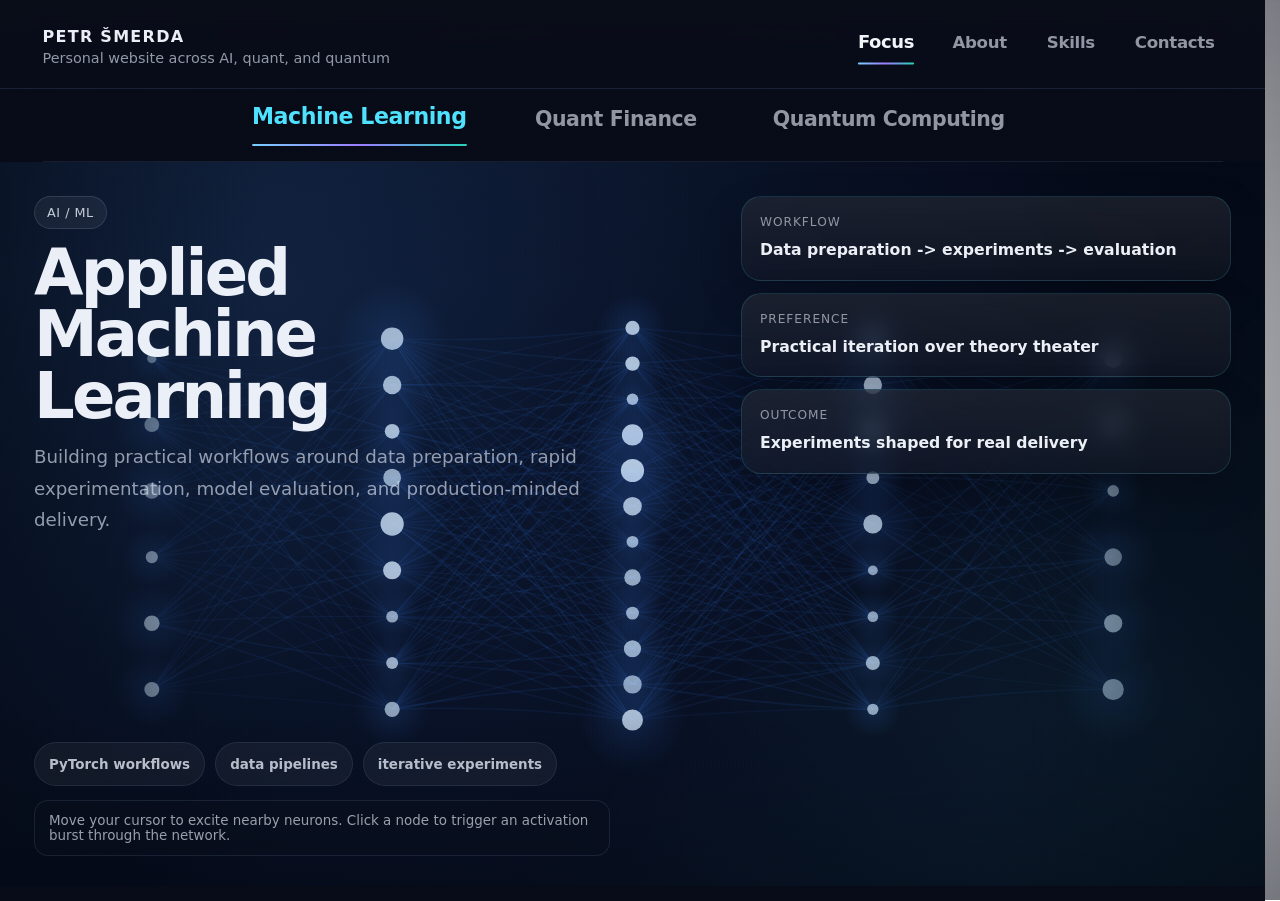
<file: index.html>
<!DOCTYPE html>
<html lang="en">
  <head>
    <meta charset="UTF-8" />
    <meta name="viewport" content="width=device-width, initial-scale=1.0" />
    <meta
      name="description"
      content="Personal portfolio website for Petr Šmerda, focused on AI/ML, quantum computing, and quantitative finance."
    />
    <title>Petr Šmerda | Portfolio</title>
    <link rel="stylesheet" href="style.css" />
    <script src="focus-scenes.js" defer></script>
    <script src="script.js" defer></script>
  </head>
  <body>
    <div class="page-shell">
      <header class="site-header">
        <div class="container">
          <nav class="navbar" aria-label="Primary">
            <a class="brand" href="#focus/ml" data-view-link="focus">
              <span class="brand-title">Petr Šmerda</span>
              <span class="brand-sub">Personal website across AI, quant, and quantum</span>
            </a>

            <button
              class="nav-toggle"
              type="button"
              aria-expanded="false"
              aria-controls="site-menu"
              aria-label="Toggle navigation"
            >
              <span></span>
              <span></span>
            </button>

            <div class="nav-menu" id="site-menu">
              <a href="#focus/ml" data-view-link="focus">Focus</a>
              <a href="#about" data-view-link="about">About</a>
              <a href="#skills" data-view-link="skills">Skills</a>
              <a href="#contacts" data-view-link="contacts">Contacts</a>
            </div>
          </nav>
        </div>
      </header>

      <main class="view-shell">
        <section class="view view-focus is-active" id="focus" data-view="focus">
          <div class="focus-tabs-wrap">
            <div class="container">
              <div
                class="focus-tabs"
                role="tablist"
                aria-label="Focus disciplines"
              >
                <button
                  class="focus-tab is-active"
                  type="button"
                  role="tab"
                  id="focus-tab-ml"
                  aria-selected="true"
                  aria-controls="focus-panel-ml"
                  data-focus-tab="ml"
                  aria-label="Machine Learning"
                >
                  Machine Learning
                </button>
                <button
                  class="focus-tab"
                  type="button"
                  role="tab"
                  id="focus-tab-quant"
                  aria-selected="false"
                  aria-controls="focus-panel-quant"
                  data-focus-tab="quant"
                  aria-label="Quant Finance"
                >
                  Quant Finance
                </button>
                <button
                  class="focus-tab"
                  type="button"
                  role="tab"
                  id="focus-tab-quantum"
                  aria-selected="false"
                  aria-controls="focus-panel-quantum"
                  data-focus-tab="quantum"
                  aria-label="Quantum Computing"
                >
                  Quantum Computing
                </button>
              </div>
            </div>
          </div>

          <div class="focus-stage">
            <article
              class="focus-scene focus-scene-ml is-active"
              id="focus-panel-ml"
              data-focus-panel="ml"
              role="tabpanel"
              aria-labelledby="focus-tab-ml"
            >
              <canvas
                class="scene-canvas"
                id="focus-canvas-ml"
                aria-hidden="true"
              ></canvas>

              <div class="scene-overlay">
                <div class="scene-hero">
                  <div class="scene-top">
                    <div class="scene-tag">AI / ML</div>
                    <h1 class="scene-title">Applied Machine Learning</h1>
                    <p class="scene-desc">
                      Building practical workflows around data preparation,
                      rapid experimentation, model evaluation, and
                      production-minded delivery.
                    </p>
                  </div>

                  <div class="scene-metrics" aria-label="Machine learning focus summary">
                    <article class="scene-stat">
                      <span class="scene-stat-label">Workflow</span>
                      <strong>Data preparation -> experiments -> evaluation</strong>
                    </article>
                    <article class="scene-stat">
                      <span class="scene-stat-label">Preference</span>
                      <strong>Practical iteration over theory theater</strong>
                    </article>
                    <article class="scene-stat">
                      <span class="scene-stat-label">Outcome</span>
                      <strong>Experiments shaped for real delivery</strong>
                    </article>
                  </div>
                </div>

                <div class="scene-bottom">
                  <div class="pill-row">
                    <span class="pill">PyTorch workflows</span>
                    <span class="pill">data pipelines</span>
                    <span class="pill">iterative experiments</span>
                  </div>
                  <div class="hint">
                    Move your cursor to excite nearby neurons. Click a node to
                    trigger an activation burst through the network.
                  </div>
                </div>
              </div>
            </article>

            <article
              class="focus-scene focus-scene-quant"
              id="focus-panel-quant"
              data-focus-panel="quant"
              role="tabpanel"
              aria-labelledby="focus-tab-quant"
              hidden
            >
              <canvas
                class="scene-canvas"
                id="focus-canvas-quant"
                aria-hidden="true"
              ></canvas>

              <div class="scene-overlay">
                <div class="scene-hero">
                  <div class="scene-top">
                    <div class="scene-tag">Quant Finance</div>
                    <h1 class="scene-title">Quantitative Finance Research</h1>
                    <p class="scene-desc">
                      Exploring market behavior, signal design, and structured
                      decision-making through synthetic price action and
                      market-facing analysis.
                    </p>
                  </div>

                  <div class="scene-metrics" aria-label="Quant focus summary">
                    <article class="scene-stat">
                      <span class="scene-stat-label">Lens</span>
                      <strong>Market structure, regimes, and signal behavior</strong>
                    </article>
                    <article class="scene-stat">
                      <span class="scene-stat-label">Preference</span>
                      <strong>Hypotheses with explicit validation rules</strong>
                    </article>
                    <article class="scene-stat">
                      <span class="scene-stat-label">Outcome</span>
                      <strong>Backtests built around disciplined assumptions</strong>
                    </article>
                  </div>
                </div>

                <div class="scene-bottom">
                  <div class="pill-row">
                    <span class="pill">signal research</span>
                    <span class="pill">market structure</span>
                    <span class="pill">backtesting logic</span>
                  </div>
                  <div class="hint">
                    Hover a candle to highlight its full column and inspect
                    OHLC plus daily return.
                  </div>
                </div>
              </div>
            </article>

            <article
              class="focus-scene focus-scene-quantum"
              id="focus-panel-quantum"
              data-focus-panel="quantum"
              role="tabpanel"
              aria-labelledby="focus-tab-quantum"
              hidden
            >
              <canvas
                class="scene-canvas"
                id="focus-canvas-quantum"
                aria-hidden="true"
              ></canvas>

              <div class="scene-overlay">
                <div class="scene-hero">
                  <div class="scene-top">
                    <div class="scene-tag">Quantum Computing</div>
                    <h1 class="scene-title">Quantum Computing and Algorithms</h1>
                    <p class="scene-desc">
                      Following hybrid models, algorithmic ideas, and the
                      practical potential of quantum systems with a strong focus
                      on emerging applications.
                    </p>
                  </div>

                  <div class="scene-metrics" aria-label="Quantum focus summary">
                    <article class="scene-stat">
                      <span class="scene-stat-label">Lens</span>
                      <strong>Algorithms, noise, and hybrid workflows</strong>
                    </article>
                    <article class="scene-stat">
                      <span class="scene-stat-label">Preference</span>
                      <strong>Exploration grounded in practical applications</strong>
                    </article>
                    <article class="scene-stat">
                      <span class="scene-stat-label">Outcome</span>
                      <strong>Theory translated into tangible experiments</strong>
                    </article>
                  </div>
                </div>

                <div class="scene-bottom">
                  <div class="pill-row">
                    <span class="pill">quantum algorithms</span>
                    <span class="pill">hybrid systems</span>
                    <span class="pill">applied curiosity</span>
                  </div>
                  <div class="hint">
                    Move across the field to bend links. Click to trigger a
                    quantum excitation burst.
                  </div>
                </div>
              </div>
            </article>
          </div>
        </section>

        <section class="view" id="about" data-view="about" hidden>
          <div class="container view-body">
            <div class="view-intro">
              <p class="view-label">About</p>
              <h2 class="view-title">Curious by default, technical by practice.</h2>
              <p class="view-lead">
                I work with an implementation-first mindset across AI/ML, with
                strong interest in quantum computing and quantitative finance.
              </p>
            </div>

            <div class="about-layout">
              <div class="surface about-copy">
                <p>
                  My work is driven by structured problem solving, algorithmic
                  thinking, and a preference for turning hard ideas into clear
                  systems.
                </p>
                <p>
                  I care about technical practical output.
                </p>

                <div class="view-actions">
                  <a class="button button-primary" href="files/CV.pdf" download>
                    Download CV
                  </a>
                  <a
                    class="button button-secondary"
                    href="https://github.com/smerdikus"
                    target="_blank"
                    rel="noreferrer"
                  >
                    GitHub
                  </a>
                  <a
                    class="button button-secondary"
                    href="https://www.linkedin.com/in/petr-%C5%A1merda-549807317/"
                    target="_blank"
                    rel="noreferrer"
                  >
                    LinkedIn
                  </a>
                </div>
              </div>

              <div class="about-highlights">
                <article class="surface detail-tile">
                  <span class="detail-label">Approach</span>
                  <strong>Analytical and implementation-focused</strong>
                </article>
                <article class="surface detail-tile">
                  <span class="detail-label">Interests</span>
                  <strong>AI/ML, quantum computing, trading systems</strong>
                </article>
                <article class="surface detail-tile">
                  <span class="detail-label">Mindset</span>
                  <strong>Build clearly, iterate quickly, improve constantly</strong>
                </article>
              </div>
            </div>
          </div>
        </section>

        <section class="view" id="skills" data-view="skills" hidden>
          <div class="container view-body">
            <div class="view-intro">
              <p class="view-label">Skills</p>
              <h2 class="view-title">
                Technical strengths across software, data, and research.
              </h2>
            </div>

            <div class="skills-layout">
              <article class="surface skill-panel">
                <h3>Programming Languages</h3>
                <div class="chip-row">
                  <span class="chip">C++</span>
                  <span class="chip">Python</span>
                  <span class="chip">Julia</span>
                  <span class="chip">PHP</span>
                  <span class="chip">SQL</span>
                  <span class="chip">JavaScript</span>
                </div>
              </article>

              <article class="surface skill-panel">
                <h3>Python / Data Science</h3>
                <div class="chip-row">
                  <span class="chip chip-blue">pandas</span>
                  <span class="chip chip-blue">NumPy</span>
                  <span class="chip chip-blue">scikit-learn</span>
                  <span class="chip chip-blue">PyTorch</span>
                  <span class="chip chip-blue">Jupyter</span>
                </div>
              </article>

              <article class="surface skill-panel">
                <h3>Creative Coding / Graphics</h3>
                <div class="chip-row">
                  <span class="chip chip-violet">p5.js</span>
                  <span class="chip chip-violet">SFML</span>
                </div>
              </article>

              <article class="surface skill-panel">
                <h3>Tools / Platforms</h3>
                <div class="chip-row">
                  <span class="chip chip-green">Unix</span>
                  <span class="chip chip-green">Git</span>
                  <span class="chip chip-green">AWS</span>
                  <span class="chip chip-green">LaTeX</span>
                </div>
              </article>

              <article class="surface skill-panel skill-panel-wide">
                <h3>Other Skills</h3>
                <div class="chip-row">
                  <span class="chip">Machine learning</span>
                  <span class="chip">Data analysis</span>
                  <span class="chip">Algorithm design</span>
                  <span class="chip">Problem solving</span>
                  <span class="chip">Cloud deployment</span>
                  <span class="chip">Quantum computing</span>
                  <span class="chip">Quantum algorithms</span>
                </div>
              </article>
            </div>
          </div>
        </section>

        <section class="view" id="contacts" data-view="contacts" hidden>
          <div class="container view-body">
            <div class="view-intro">
              <p class="view-label">Contacts</p>
              <h2 class="view-title">Direct ways to reach me.</h2>
            </div>

            <div class="contact-layout">
              <a class="surface contact-card" href="mailto:smerdikus@gmail.com">
                <span class="detail-label">Email</span>
                <strong>smerdikus@gmail.com</strong>
              </a>

              <a
                class="surface contact-card"
                href="https://github.com/smerdikus"
                target="_blank"
                rel="noreferrer"
              >
                <span class="detail-label">GitHub</span>
                <strong>github.com/smerdikus</strong>
              </a>

              <a
                class="surface contact-card"
                href="https://www.linkedin.com/in/petr-%C5%A1merda-549807317/"
                target="_blank"
                rel="noreferrer"
              >
                <span class="detail-label">LinkedIn</span>
                <strong>Petr Šmerda</strong>
              </a>
            </div>
          </div>
        </section>
      </main>
    </div>
  </body>
</html>
</file>
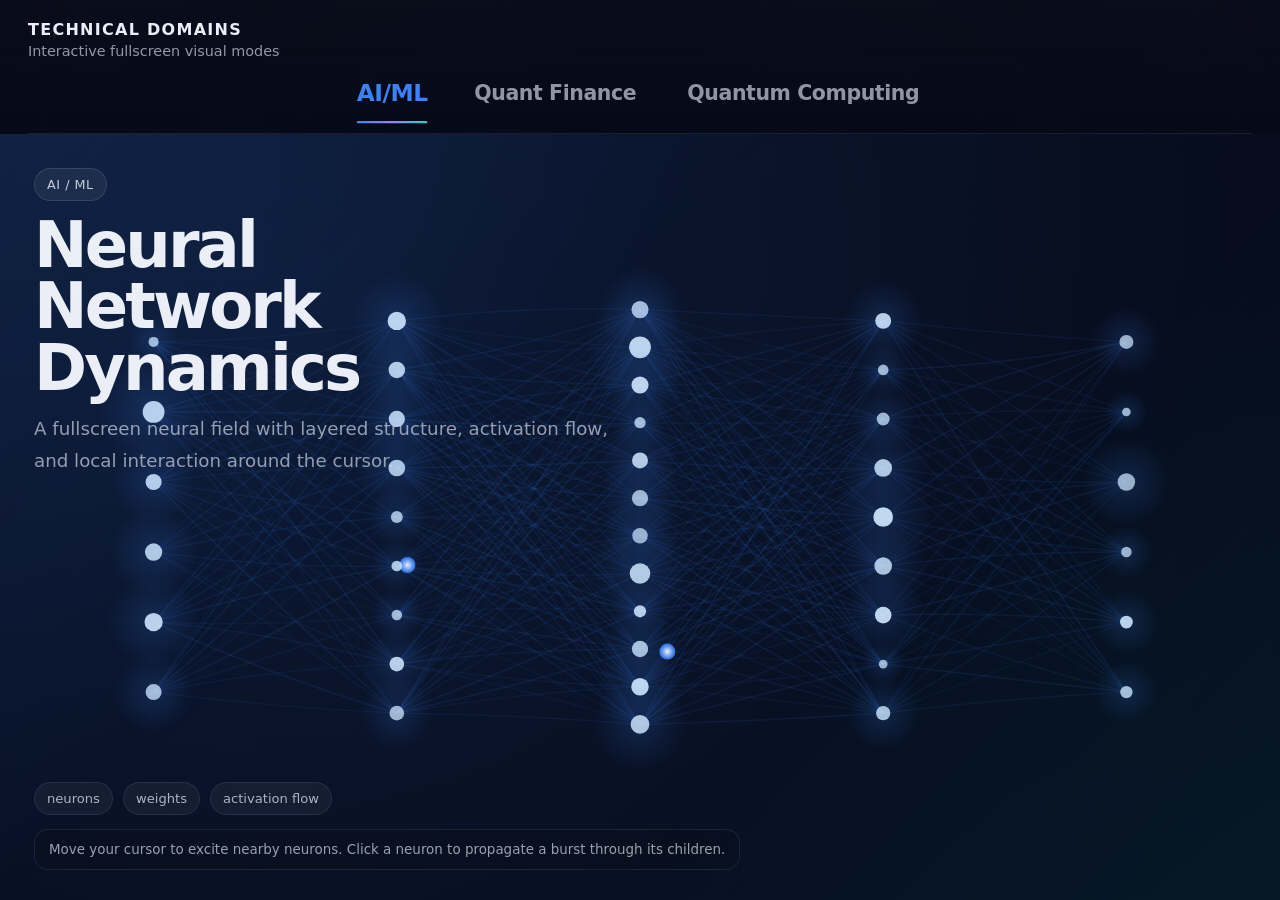
<file: focus_sections_example.html>
<!DOCTYPE html>
<html lang="en">
<head>
  <meta charset="UTF-8" />
  <meta name="viewport" content="width=device-width, initial-scale=1.0" />
  <title>AI / Quant / Quantum Experience</title>
  <style>
    * { box-sizing: border-box; }

    :root {
      --bg: #050816;
      --text: rgba(245, 248, 255, 0.96);
      --muted: rgba(212, 220, 235, 0.68);
      --border: rgba(150, 180, 255, 0.14);
      --glass: rgba(8, 12, 24, 0.58);
      --glass-strong: rgba(8, 12, 24, 0.82);
      --shadow: 0 20px 80px rgba(0, 0, 0, 0.38);
      --ai: #3B82F6;
      --quant: #10B981;
      --qc: #8B5CF6;
      --accent: #78cfff;
      --accent-2: #9b7dff;
      --accent-3: #27d3b8;
    }

    html, body {
      margin: 0;
      width: 100%;
      min-height: 100%;
      background:
        radial-gradient(circle at 15% 20%, rgba(48, 87, 152, 0.18), transparent 0 28%),
        radial-gradient(circle at 85% 10%, rgba(110, 61, 189, 0.14), transparent 0 24%),
        radial-gradient(circle at 75% 80%, rgba(23, 168, 142, 0.12), transparent 0 26%),
        linear-gradient(180deg, #050816 0%, #070d1c 52%, #08101f 100%);
      color: var(--text);
      font-family: Inter, ui-sans-serif, system-ui, -apple-system, BlinkMacSystemFont, "Segoe UI", sans-serif;
      overflow: hidden;
    }

    body::before {
      content: "";
      position: fixed;
      inset: 0;
      pointer-events: none;
      background:
        linear-gradient(to bottom, rgba(255,255,255,0.02), transparent 18%),
        radial-gradient(circle at center, transparent 0%, rgba(5, 8, 22, 0.18) 68%, rgba(5, 8, 22, 0.42) 100%);
      z-index: 0;
    }

    .app {
      position: relative;
      z-index: 1;
      min-height: 100vh;
      display: flex;
      flex-direction: column;
    }

    .topbar {
      position: relative;
      z-index: 10;
      display: flex;
      justify-content: space-between;
      align-items: center;
      gap: 16px;
      padding: 20px 28px 10px;
    }

    .brand {
      display: flex;
      flex-direction: column;
      gap: 4px;
    }

    .brand-title {
      font-size: 1rem;
      font-weight: 700;
      letter-spacing: 0.08em;
      text-transform: uppercase;
    }

    .brand-sub {
      color: var(--muted);
      font-size: 0.9rem;
    }

    .nav-wrap {
      position: relative;
      z-index: 10;
      display: flex;
      justify-content: center;
      padding: 4px 28px 0;
    }

    .nav {
      display: flex;
      align-items: end;
      justify-content: center;
      gap: clamp(18px, 4vw, 56px);
      width: 100%;
      padding: 0 8px 14px;
      border-bottom: 1px solid rgba(160, 185, 255, 0.12);
    }

    .tab {
      position: relative;
      appearance: none;
      border: none;
      background: transparent;
      color: rgba(230, 236, 248, 0.62);
      font: inherit;
      font-size: clamp(1rem, 1.7vw, 1.28rem);
      font-weight: 600;
      letter-spacing: -0.02em;
      padding: 8px 0 14px;
      cursor: pointer;
      transition: color 180ms ease, transform 180ms ease, opacity 180ms ease;
    }

    .tab:hover {
      color: rgba(244, 247, 255, 0.9);
      transform: translateY(-1px);
    }

    .tab.active {
      color: rgba(247, 250, 255, 0.98);
      transform: scale(1.14);
    }

    .tab::after {
      content: "";
      position: absolute;
      left: 0;
      right: 0;
      bottom: -1px;
      height: 2px;
      border-radius: 999px;
      background: linear-gradient(90deg, var(--accent), var(--accent-2), var(--accent-3));
      opacity: 0;
      transform: scaleX(0.35);
      transform-origin: center;
      transition: opacity 180ms ease, transform 180ms ease;
    }

    .tab.active::after {
      opacity: 1;
      transform: scaleX(1);
    }

    .stage {
      position: relative;
      flex: 1;
      min-height: 0;
    }

    .scene-panel {
      position: absolute;
      inset: 0;
      opacity: 0;
      pointer-events: none;
      transition: opacity 340ms ease;
      overflow: hidden;
    }

    .scene-panel::before {
      content: "";
      position: absolute;
      inset: -12%;
      z-index: 0;
      pointer-events: none;
      filter: blur(18px);
      opacity: 1;
    }

    .scene-panel::after {
      content: "";
      position: absolute;
      inset: 0;
      z-index: 2;
      pointer-events: none;
      opacity: 0.95;
    }

    #scene-ai {
      background:
        linear-gradient(180deg, rgba(6, 10, 24, 0.98), rgba(5, 9, 22, 0.98));
    }

    #scene-ai::before {
      background:
        radial-gradient(circle at 88% 10%, rgba(59, 130, 246, 0.42), transparent 0 34%),
        radial-gradient(circle at 12% 88%, rgba(34, 211, 238, 0.28), transparent 0 30%);
    }

    #scene-ai::after {
      background:
        linear-gradient(135deg, rgba(59, 130, 246, 0.1), transparent 40%),
        linear-gradient(315deg, rgba(34, 211, 238, 0.08), transparent 36%);
    }

    #scene-quant {
      background:
        linear-gradient(180deg, rgba(5, 12, 14, 0.985), rgba(5, 10, 12, 0.99));
    }

    #scene-quant::before {
      background:
        radial-gradient(circle at 86% 14%, rgba(16, 185, 129, 0.38), transparent 0 34%),
        radial-gradient(circle at 14% 86%, rgba(45, 212, 191, 0.24), transparent 0 30%);
    }

    #scene-quant::after {
      background:
        linear-gradient(145deg, rgba(16, 185, 129, 0.09), transparent 40%),
        linear-gradient(320deg, rgba(45, 212, 191, 0.07), transparent 36%);
    }

    #scene-qc {
      background:
        linear-gradient(180deg, rgba(9, 7, 24, 0.985), rgba(7, 6, 20, 0.99));
    }

    #scene-qc::before {
      background:
        radial-gradient(circle at 88% 12%, rgba(139, 92, 246, 0.42), transparent 0 34%),
        radial-gradient(circle at 12% 88%, rgba(217, 70, 239, 0.28), transparent 0 30%);
    }

    #scene-qc::after {
      background:
        linear-gradient(140deg, rgba(139, 92, 246, 0.1), transparent 40%),
        linear-gradient(320deg, rgba(217, 70, 239, 0.08), transparent 36%);
    }

    .scene-panel.active {
      opacity: 1;
      pointer-events: auto;
    }

    canvas.scene {
      position: absolute;
      inset: 0;
      width: 100%;
      height: 100%;
      display: block;
      z-index: 1;
      background: transparent;
    }

    .scene-overlay {
      position: absolute;
      inset: 0;
      z-index: 3;
      display: flex;
      flex-direction: column;
      justify-content: space-between;
      padding: 34px 34px 30px;
      pointer-events: none;
    }

    .scene-top,
    .scene-bottom {
      display: flex;
      flex-direction: column;
      gap: 14px;
      max-width: min(760px, 72vw);
    }

    .tag {
      width: fit-content;
      padding: 8px 12px;
      border-radius: 999px;
      background: rgba(255,255,255,0.06);
      border: 1px solid rgba(190, 210, 255, 0.14);
      color: rgba(234, 240, 252, 0.82);
      font-size: 0.8rem;
      letter-spacing: 0.04em;
      text-transform: uppercase;
      backdrop-filter: blur(8px);
    }

    .scene-title {
      margin: 0;
      font-size: clamp(2.2rem, 5vw, 5rem);
      line-height: 0.96;
      letter-spacing: -0.045em;
      max-width: 11ch;
    }

    .scene-desc {
      margin: 0;
      font-size: clamp(1rem, 1.5vw, 1.14rem);
      line-height: 1.72;
      color: var(--muted);
      max-width: 50ch;
    }

    .pill-row {
      display: flex;
      gap: 10px;
      flex-wrap: wrap;
    }

    .pill {
      padding: 8px 12px;
      border-radius: 999px;
      background: rgba(255,255,255,0.05);
      border: 1px solid rgba(175, 200, 255, 0.1);
      color: rgba(231, 237, 248, 0.72);
      font-size: 0.82rem;
      backdrop-filter: blur(8px);
    }

    .hint {
      width: fit-content;
      padding: 12px 14px;
      border-radius: 14px;
      background: rgba(10, 16, 30, 0.52);
      border: 1px solid rgba(180, 205, 255, 0.11);
      color: rgba(230, 236, 246, 0.66);
      font-size: 0.84rem;
      backdrop-filter: blur(10px);
    }

    @media (max-width: 820px) {
      .topbar {
        padding: 16px 16px 8px;
      }

      .nav-wrap {
        padding: 4px 16px 0;
      }

      .nav {
        gap: 16px;
        justify-content: flex-start;
        overflow-x: auto;
        scrollbar-width: none;
      }

      .nav::-webkit-scrollbar {
        display: none;
      }

      .tab {
        white-space: nowrap;
      }

      .scene-overlay {
        padding: 24px 16px 20px;
      }

      .scene-top,
      .scene-bottom {
        max-width: 100%;
      }

      .scene-title {
        max-width: 12ch;
      }
    }
  </style>
</head>
<body>
  <main class="app">
    <header class="topbar">
      <div class="brand">
        <div class="brand-title">Technical Domains</div>
        <div class="brand-sub">Interactive fullscreen visual modes</div>
      </div>
    </header>

    <div class="nav-wrap">
      <nav class="nav" aria-label="Visualization modes">
        <button class="tab active" data-target="ai">AI/ML</button>
        <button class="tab" data-target="quant">Quant Finance</button>
        <button class="tab" data-target="qc">Quantum Computing</button>
      </nav>
    </div>

    <section class="stage">
      <section class="scene-panel active" id="scene-ai">
        <canvas id="canvas-ai" class="scene"></canvas>
        <div class="scene-overlay">
          <div class="scene-top">
            <div class="tag">AI / ML</div>
            <h1 class="scene-title">Neural Network Dynamics</h1>
            <p class="scene-desc">A fullscreen neural field with layered structure, activation flow, and local interaction around the cursor.</p>
          </div>
          <div class="scene-bottom">
            <div class="pill-row">
              <span class="pill">neurons</span>
              <span class="pill">weights</span>
              <span class="pill">activation flow</span>
            </div>
            <div class="hint">Move your cursor to excite nearby neurons. Click a neuron to propagate a burst through its children.</div>
          </div>
        </div>
      </section>

      <section class="scene-panel" id="scene-quant">
        <canvas id="canvas-quant" class="scene"></canvas>
        <div class="scene-overlay">
          <div class="scene-top">
            <div class="tag">Quant Finance</div>
            <h1 class="scene-title">Candlestick Market View</h1>
            <p class="scene-desc">A cleaner chart with stronger hover focus and more realistic synthetic candles generated from a market-like return process.</p>
          </div>
          <div class="scene-bottom">
            <div class="pill-row">
              <span class="pill">candlesticks</span>
              <span class="pill">market structure</span>
              <span class="pill">price action</span>
            </div>
            <div class="hint">Hover a candle to highlight its full column and inspect OHLC plus daily return.</div>
          </div>
        </div>
      </section>

      <section class="scene-panel" id="scene-qc">
        <canvas id="canvas-qc" class="scene"></canvas>
        <div class="scene-overlay">
          <div class="scene-top">
            <div class="tag">Quantum Computing</div>
            <h1 class="scene-title">Quantum State Space</h1>
            <p class="scene-desc">Bloch-inspired qubits, orbital motion, entanglement links, and a stronger interactive field that bends and brightens the system.</p>
          </div>
          <div class="scene-bottom">
            <div class="pill-row">
              <span class="pill">bloch spheres</span>
              <span class="pill">entanglement</span>
              <span class="pill">wave field</span>
            </div>
            <div class="hint">Move across the field to bend links. Click to trigger a quantum excitation burst.</div>
          </div>
        </div>
      </section>
    </section>
  </main>

  <script>
    class PanelPointer {
      constructor(element) {
        this.element = element;
        this.x = 0.5;
        this.y = 0.5;
        this.active = false;
        this.clickX = 0.5;
        this.clickY = 0.5;
        this.clickHandlers = [];

        element.addEventListener('mousemove', (e) => {
          const rect = element.getBoundingClientRect();
          this.x = (e.clientX - rect.left) / rect.width;
          this.y = (e.clientY - rect.top) / rect.height;
          this.active = true;
        });

        element.addEventListener('mouseleave', () => {
          this.active = false;
        });

        element.addEventListener('touchmove', (e) => {
          if (!e.touches.length) return;
          const rect = element.getBoundingClientRect();
          this.x = (e.touches[0].clientX - rect.left) / rect.width;
          this.y = (e.touches[0].clientY - rect.top) / rect.height;
          this.active = true;
        }, { passive: true });

        element.addEventListener('touchend', () => {
          this.active = false;
        });

        element.addEventListener('click', (e) => {
          const rect = element.getBoundingClientRect();
          this.clickX = (e.clientX - rect.left) / rect.width;
          this.clickY = (e.clientY - rect.top) / rect.height;
          for (const handler of this.clickHandlers) handler(this.clickX, this.clickY);
        });
      }

      onClick(handler) {
        this.clickHandlers.push(handler);
      }
    }

    class BaseScene {
      constructor(canvas, panel) {
        this.canvas = canvas;
        this.panel = panel;
        this.ctx = canvas.getContext('2d');
        this.pointer = new PanelPointer(panel);
        this.dpr = Math.min(window.devicePixelRatio || 1, 2);
        this.w = 0;
        this.h = 0;
        this.resize();
      }

      resize() {
        const rect = this.panel.getBoundingClientRect();
        this.dpr = Math.min(window.devicePixelRatio || 1, 2);
        this.w = Math.max(10, Math.floor(rect.width));
        this.h = Math.max(10, Math.floor(rect.height));
        this.canvas.width = Math.floor(this.w * this.dpr);
        this.canvas.height = Math.floor(this.h * this.dpr);
        this.canvas.style.width = this.w + 'px';
        this.canvas.style.height = this.h + 'px';
        this.ctx.setTransform(this.dpr, 0, 0, this.dpr, 0, 0);
        if (this.initScene) this.initScene();
      }
    }

    class AIScene extends BaseScene {
      initScene() {
        this.nodes = [];
        this.edges = [];
        this.pulses = [];
        this.shocks = [];

        const nodeCounts = this.w < 640 ? [4, 6, 7, 6, 4] : [6, 9, 12, 9, 6];
        const marginX = this.w * 0.12;
        const marginY = this.h * 0.18;
        const usableW = this.w - marginX * 2;
        const usableH = this.h - marginY * 2;

        for (let layer = 0; layer < nodeCounts.length; layer++) {
          const count = nodeCounts[layer];
          const x = marginX + (usableW * layer) / (nodeCounts.length - 1);
          for (let i = 0; i < count; i++) {
            this.nodes.push({
              id: `${layer}-${i}`,
              layer,
              x,
              y: marginY + (usableH * (i + 1)) / (count + 1),
              r: 4 + Math.random() * 5,
              bias: Math.random() * Math.PI * 2,
              speed: 0.5 + Math.random() * 1.2,
              shock: 0,
            });
          }
        }

        for (const a of this.nodes) {
          for (const b of this.nodes) {
            if (b.layer === a.layer + 1) {
              this.edges.push({ a, b, weight: 0.3 + Math.random() * 0.7, phase: Math.random() * Math.PI * 2 });
            }
          }
        }

        this.pointer.clickHandlers = [];
        this.pointer.onClick((x, y) => this.handleClick(x * this.w, y * this.h));
        this.pulseClock = 0;
      }

      handleClick(px, py) {
        let best = null;
        let bestD = Infinity;
        for (const node of this.nodes) {
          const d = Math.hypot(node.x - px, node.y - py);
          if (d < bestD) {
            bestD = d;
            best = node;
          }
        }
        if (!best || bestD > 40) return;

        this.shocks.push({ x: best.x, y: best.y, life: 1 });
        best.shock = 1;

        const outgoing = this.edges.filter((e) => e.a === best);
        for (const edge of outgoing) {
          this.pulses.push({ edge, p: 0, speed: 0.02, burst: true });
          edge.b.shock = Math.max(edge.b.shock, 0.85);
          this.shocks.push({ x: edge.b.x, y: edge.b.y, life: 0.9 });
        }
      }

      updatePulses() {
        this.pulseClock += 1;
        if (this.pulseClock % 8 === 0 && this.edges.length) {
          const edge = this.edges[Math.floor(Math.random() * this.edges.length)];
          this.pulses.push({ edge, p: 0, speed: 0.007 + Math.random() * 0.014, burst: false });
        }

        this.pulses = this.pulses.filter((pulse) => {
          pulse.p += pulse.speed;
          return pulse.p <= 1.05;
        });

        this.shocks = this.shocks.filter((s) => {
          s.life -= 0.025;
          return s.life > 0;
        });

        for (const node of this.nodes) node.shock *= 0.95;
      }

      render(t) {
        const ctx = this.ctx;
        ctx.clearRect(0, 0, this.w, this.h);

        const grad = ctx.createRadialGradient(this.w * 0.2, this.h * 0.18, 10, this.w * 0.2, this.h * 0.18, this.w * 0.95);
        grad.addColorStop(0, 'rgba(59, 130, 246, 0.14)');
        grad.addColorStop(1, 'rgba(59, 130, 246, 0)');
        ctx.fillStyle = grad;
        ctx.fillRect(0, 0, this.w, this.h);

        this.updatePulses();

        for (const edge of this.edges) {
          const mx = this.pointer.active ? this.pointer.x * this.w : this.w * 0.5;
          const my = this.pointer.active ? this.pointer.y * this.h : this.h * 0.5;
          const cx = (edge.a.x + edge.b.x) * 0.5;
          const cy = (edge.a.y + edge.b.y) * 0.5;
          const d = Math.hypot(cx - mx, cy - my);
          const hoverBoost = this.pointer.active ? Math.max(0, 1 - d / 220) : 0;
          const edgeShock = Math.max(edge.a.shock, edge.b.shock);
          const alpha = 0.05 + edge.weight * 0.06 + hoverBoost * 0.16 + edgeShock * 0.18;
          const bend = Math.sin(t * 1.1 + edge.phase) * 10 + hoverBoost * 22;

          ctx.beginPath();
          ctx.moveTo(edge.a.x, edge.a.y);
          ctx.quadraticCurveTo(cx, cy - bend, edge.b.x, edge.b.y);
          ctx.strokeStyle = `rgba(59, 130, 246, ${alpha})`;
          ctx.lineWidth = 1 + edge.weight * 0.6 + hoverBoost * 0.9 + edgeShock * 0.8;
          ctx.stroke();
        }

        for (const pulse of this.pulses) {
          const { a, b } = pulse.edge;
          const cx = (a.x + b.x) * 0.5;
          const cy = (a.y + b.y) * 0.5 - Math.sin(t * 1.1 + pulse.edge.phase) * 10;
          const p = pulse.p;
          const x = (1 - p) * (1 - p) * a.x + 2 * (1 - p) * p * cx + p * p * b.x;
          const y = (1 - p) * (1 - p) * a.y + 2 * (1 - p) * p * cy + p * p * b.y;
          const glow = ctx.createRadialGradient(x, y, 0, x, y, pulse.burst ? 24 : 20);
          glow.addColorStop(0, 'rgba(255,255,255,0.98)');
          glow.addColorStop(0.35, 'rgba(59, 130, 246, 0.92)');
          glow.addColorStop(1, 'rgba(59, 130, 246, 0)');
          ctx.fillStyle = glow;
          ctx.beginPath();
          ctx.arc(x, y, pulse.burst ? 10 : 8, 0, Math.PI * 2);
          ctx.fill();
        }

        for (const shock of this.shocks) {
          ctx.strokeStyle = `rgba(59, 130, 246, ${shock.life * 0.35})`;
          ctx.lineWidth = 2;
          ctx.beginPath();
          ctx.arc(shock.x, shock.y, (1 - shock.life) * 30 + 10, 0, Math.PI * 2);
          ctx.stroke();
        }

        for (const node of this.nodes) {
          const mx = this.pointer.active ? this.pointer.x * this.w : this.w * 0.5;
          const my = this.pointer.active ? this.pointer.y * this.h : this.h * 0.5;
          const d = Math.hypot(node.x - mx, node.y - my);
          const hoverBoost = this.pointer.active ? Math.max(0, 1 - d / 210) : 0;
          const activity = 0.5 + 0.5 * Math.sin(t * node.speed + node.bias) + hoverBoost * 1.3 + node.shock * 1.1;
          const r = node.r + activity * 2.8;

          const halo = ctx.createRadialGradient(node.x, node.y, 0, node.x, node.y, r * 5);
          halo.addColorStop(0, `rgba(59, 130, 246, ${0.18 + hoverBoost * 0.26 + node.shock * 0.28})`);
          halo.addColorStop(1, 'rgba(59, 130, 246, 0)');
          ctx.fillStyle = halo;
          ctx.beginPath();
          ctx.arc(node.x, node.y, r * 5, 0, Math.PI * 2);
          ctx.fill();

          ctx.fillStyle = `rgba(210, 232, 255, ${0.72 + Math.min(activity * 0.2, 0.24)})`;
          ctx.beginPath();
          ctx.arc(node.x, node.y, r, 0, Math.PI * 2);
          ctx.fill();
        }
      }
    }

    class QuantScene extends BaseScene {
      initScene() {
        this.candles = [];
        this.gridLines = 5;
        this.seed = Math.random() * 1000;
        this.rebuildSeries();
      }

      rebuildSeries() {
        this.candles = [];
        const count = Math.max(34, Math.min(72, Math.floor(this.w / 24)));

        // Hardcoded, market-like daily return model inspired by broad equity index behavior:
        // small positive drift, mostly modest moves, occasional larger shocks, and mild volatility clustering.
        const baseDrift = 0.00035;
        const lowVol = 0.0065;
        const highVol = 0.015;
        const shockVol = 0.028;

        let price = 100;
        let volRegime = lowVol;

        const randn = () => {
          let u = 0;
          let v = 0;
          while (u === 0) u = Math.random();
          while (v === 0) v = Math.random();
          return Math.sqrt(-2 * Math.log(u)) * Math.cos(2 * Math.PI * v);
        };

        for (let i = 0; i < count; i++) {
          const regimeRoll = Math.random();
          if (regimeRoll < 0.08) volRegime = highVol;
          else if (regimeRoll < 0.11) volRegime = shockVol;
          else volRegime = 0.84 * volRegime + 0.16 * lowVol;

          const overnightGap = randn() * volRegime * 0.35;
          const open = price * (1 + overnightGap);

          const intradayReturn = baseDrift + randn() * volRegime;
          const close = open * (1 + intradayReturn);

          const bodyMove = Math.abs(close - open) / Math.max(open, 1e-9);
          const upperWickFrac = Math.abs(randn()) * volRegime * (0.45 + Math.random() * 0.55) + bodyMove * 0.35;
          const lowerWickFrac = Math.abs(randn()) * volRegime * (0.45 + Math.random() * 0.55) + bodyMove * 0.35;

          const high = Math.max(open, close) * (1 + upperWickFrac);
          const low = Math.min(open, close) * Math.max(0.001, 1 - lowerWickFrac);

          this.candles.push({ open, high, low, close });
          price = close;
        }
      }

      render() {
        const ctx = this.ctx;
        ctx.clearRect(0, 0, this.w, this.h);

        ctx.fillStyle = 'rgba(6, 10, 14, 0.82)';
        ctx.fillRect(0, 0, this.w, this.h);

        const padLeft = 90;
        const padRight = 40;
        const padTop = 120;
        const padBottom = 72;
        const chartX = padLeft;
        const chartY = padTop;
        const chartW = Math.max(120, this.w - padLeft - padRight);
        const chartH = Math.max(120, this.h - padTop - padBottom);

        const prices = this.candles.flatMap(c => [c.open, c.high, c.low, c.close]);
        const rawMin = Math.min(...prices);
        const rawMax = Math.max(...prices);
        const range = Math.max(1, rawMax - rawMin);
        const minP = rawMin - range * 0.08;
        const maxP = rawMax + range * 0.08;
        const priceToY = (price) => chartY + chartH - ((price - minP) / (maxP - minP)) * chartH;

        ctx.fillStyle = 'rgba(255,255,255,0.012)';
        ctx.fillRect(chartX, chartY, chartW, chartH);
        ctx.strokeStyle = 'rgba(255,255,255,0.08)';
        ctx.lineWidth = 1;
        ctx.strokeRect(chartX, chartY, chartW, chartH);

        for (let i = 0; i < this.gridLines; i++) {
          const y = chartY + (chartH * i) / (this.gridLines - 1);
          ctx.strokeStyle = 'rgba(255,255,255,0.05)';
          ctx.beginPath();
          ctx.moveTo(chartX, y);
          ctx.lineTo(chartX + chartW, y);
          ctx.stroke();

          const labelPrice = maxP - ((maxP - minP) * i) / (this.gridLines - 1);
          ctx.fillStyle = 'rgba(210, 220, 230, 0.55)';
          ctx.font = '12px Inter, sans-serif';
          ctx.textAlign = 'right';
          ctx.fillText(labelPrice.toFixed(1), chartX - 10, y + 4);
        }

        const candleStep = chartW / this.candles.length;
        const candleWidth = Math.max(6, Math.min(14, candleStep * 0.58));
        let hovered = -1;
        const mx = this.pointer.active ? this.pointer.x * this.w : -1;
        const my = this.pointer.active ? this.pointer.y * this.h : -1;

        if (this.pointer.active && mx >= chartX && mx <= chartX + chartW && my >= chartY && my <= chartY + chartH) {
          hovered = Math.max(0, Math.min(this.candles.length - 1, Math.floor((mx - chartX) / candleStep)));
        }

        for (let i = 0; i < this.candles.length; i++) {
          const candle = this.candles[i];
          const x = chartX + i * candleStep + candleStep * 0.5;
          const yOpen = priceToY(candle.open);
          const yClose = priceToY(candle.close);
          const yHigh = priceToY(candle.high);
          const yLow = priceToY(candle.low);
          const bullish = candle.close >= candle.open;
          const bodyTop = Math.min(yOpen, yClose);
          const bodyBottom = Math.max(yOpen, yClose);
          const bodyHeight = Math.max(4, bodyBottom - bodyTop);
          const isHovered = i === hovered;

          if (isHovered) {
            ctx.fillStyle = 'rgba(255,255,255,0.075)';
            ctx.fillRect(x - candleStep * 0.7, chartY, candleStep * 1.4, chartH);

            ctx.strokeStyle = 'rgba(255,255,255,0.2)';
            ctx.lineWidth = 1.2;
            ctx.strokeRect(x - candleStep * 0.7, chartY, candleStep * 1.4, chartH);
          }

          ctx.strokeStyle = bullish ? 'rgba(16,185,129,0.95)' : 'rgba(239,68,68,0.95)';
          ctx.lineWidth = isHovered ? 2.8 : 1.3;
          ctx.beginPath();
          ctx.moveTo(x, yHigh);
          ctx.lineTo(x, yLow);
          ctx.stroke();

          ctx.fillStyle = bullish ? 'rgba(16,185,129,0.32)' : 'rgba(239,68,68,0.32)';
          ctx.strokeStyle = bullish ? 'rgba(16,185,129,1)' : 'rgba(239,68,68,1)';
          ctx.lineWidth = isHovered ? 2.2 : 1.3;
          ctx.beginPath();
          ctx.rect(x - candleWidth * 0.5, bodyTop, candleWidth, bodyHeight);
          ctx.fill();
          ctx.stroke();

          if (isHovered) {
            ctx.strokeStyle = 'rgba(255,255,255,0.32)';
            ctx.lineWidth = 1.4;
            ctx.strokeRect(x - candleWidth * 0.5 - 3, bodyTop - 3, candleWidth + 6, bodyHeight + 6);
          }
        }

        const last = this.candles[this.candles.length - 1];
        const lastY = priceToY(last.close);
        const lastBull = last.close >= last.open;
        ctx.strokeStyle = lastBull ? 'rgba(16,185,129,0.32)' : 'rgba(239,68,68,0.32)';
        ctx.setLineDash([6, 6]);
        ctx.beginPath();
        ctx.moveTo(chartX, lastY);
        ctx.lineTo(chartX + chartW, lastY);
        ctx.stroke();
        ctx.setLineDash([]);

        if (hovered >= 0) {
          const candle = this.candles[hovered];
          const x = chartX + hovered * candleStep + candleStep * 0.5;
          const yMid = priceToY((candle.high + candle.low) * 0.5);

          ctx.strokeStyle = 'rgba(255,255,255,0.24)';
          ctx.setLineDash([5, 7]);
          ctx.beginPath();
          ctx.moveTo(x, chartY);
          ctx.lineTo(x, chartY + chartH);
          ctx.stroke();
          ctx.setLineDash([]);

          const boxW = 166;
          const boxH = 88;
          let boxX = x + 18;
          let boxY = yMid - boxH * 0.5;
          if (boxX + boxW > chartX + chartW) boxX = x - boxW - 18;
          boxY = Math.max(chartY + 8, Math.min(chartY + chartH - boxH - 8, boxY));

          ctx.fillStyle = 'rgba(8, 12, 16, 0.96)';
          ctx.strokeStyle = 'rgba(255,255,255,0.08)';
          ctx.beginPath();
          ctx.roundRect(boxX, boxY, boxW, boxH, 12);
          ctx.fill();
          ctx.stroke();

          ctx.fillStyle = 'rgba(233,239,245,0.9)';
          ctx.font = '12px Inter, sans-serif';
          ctx.textAlign = 'left';
          const ret = ((candle.close / candle.open) - 1) * 100;
          ctx.fillText(`Open   ${candle.open.toFixed(2)}`, boxX + 12, boxY + 22);
          ctx.fillText(`High   ${candle.high.toFixed(2)}`, boxX + 12, boxY + 40);
          ctx.fillText(`Low    ${candle.low.toFixed(2)}`, boxX + 12, boxY + 58);
          ctx.fillText(`Close  ${candle.close.toFixed(2)}`, boxX + 12, boxY + 76);
          ctx.fillStyle = ret >= 0 ? 'rgba(16,185,129,0.95)' : 'rgba(239,68,68,0.95)';
          ctx.fillText(`${ret >= 0 ? '+' : ''}${ret.toFixed(2)}%`, boxX + 102, boxY + 22);
        }
      }
    }

    class QuantumScene extends BaseScene {
      initScene() {
        this.qubits = [];
        this.particles = [];
        this.clickBursts = [];
        const area = this.w * this.h;
        const qubitCount = Math.max(10, Math.min(22, Math.floor(area / 42000)));
        const particleCount = Math.max(60, Math.min(140, Math.floor(area / 11000)));
        const margin = 60;

        for (let i = 0; i < qubitCount; i++) {
          this.qubits.push({
            x: margin + Math.random() * Math.max(40, this.w - margin * 2),
            y: margin + Math.random() * Math.max(40, this.h - margin * 2),
            r: 20 + Math.random() * 34,
            speed: 0.35 + Math.random() * 0.9,
            phase: Math.random() * Math.PI * 2,
            tilt: Math.random() * Math.PI,
            hue: Math.random(),
            pulse: 0.7 + Math.random() * 0.9,
            orbiters: 1 + Math.floor(Math.random() * 3),
            excited: 0,
          });
        }

        for (let i = 0; i < particleCount; i++) {
          this.particles.push({
            x: Math.random() * this.w,
            y: Math.random() * this.h,
            s: 0.6 + Math.random() * 2.4,
            vy: 0.12 + Math.random() * 0.38,
            vx: -0.15 + Math.random() * 0.3,
            a: 0.08 + Math.random() * 0.18,
            p: Math.random() * Math.PI * 2,
          });
        }

        this.pointer.clickHandlers = [];
        this.pointer.onClick((x, y) => this.handleClick(x * this.w, y * this.h));
      }

      handleClick(px, py) {
        this.clickBursts.push({ x: px, y: py, life: 1 });
        for (const q of this.qubits) {
          const d = Math.hypot(q.x - px, q.y - py);
          if (d < 180) q.excited = Math.max(q.excited, 1 - d / 180);
        }
      }

      render(t) {
        const ctx = this.ctx;
        ctx.clearRect(0, 0, this.w, this.h);

        this.drawGrid(t);
        this.drawWaveField(t);
        this.drawEntanglement(t);

        this.clickBursts = this.clickBursts.filter((b) => {
          b.life -= 0.02;
          return b.life > 0;
        });

        for (const p of this.particles) {
          p.x += p.vx + Math.sin(t * 0.4 + p.p) * 0.08;
          p.y -= p.vy;
          if (p.y < -20) p.y = this.h + 20;
          if (p.x < -30) p.x = this.w + 30;
          if (p.x > this.w + 30) p.x = -30;
          const flicker = 0.75 + 0.25 * Math.sin(t * 1.7 + p.p);
          ctx.fillStyle = `rgba(196, 174, 255, ${p.a * flicker})`;
          ctx.beginPath();
          ctx.arc(p.x, p.y, p.s, 0, Math.PI * 2);
          ctx.fill();
        }

        const mx = this.pointer.active ? this.pointer.x * this.w : this.w * 0.5;
        const my = this.pointer.active ? this.pointer.y * this.h : this.h * 0.5;

        for (const q of this.qubits) {
          q.excited *= 0.965;
          const driftX = Math.sin(t * 0.12 + q.phase) * 10;
          const driftY = Math.cos(t * 0.14 + q.phase * 1.2) * 8;
          const x = q.x + driftX;
          const y = q.y + driftY;
          const d = Math.hypot(x - mx, y - my);
          const hoverBoost = this.pointer.active ? Math.max(0, 1 - d / 240) : 0;
          const pulse = 1 + 0.08 * Math.sin(t * q.pulse + q.phase * 2) + hoverBoost * 0.18 + q.excited * 0.25;
          const r = q.r * pulse;
          const rot = t * q.speed + q.phase + hoverBoost * 1.6 + q.excited * 1.8;

          ctx.save();
          ctx.translate(x, y);
          ctx.rotate(q.tilt + Math.sin(t * 0.15 + q.phase) * 0.15);

          const halo = ctx.createRadialGradient(0, 0, r * 0.2, 0, 0, r * 3.1);
          halo.addColorStop(0, `rgba(139, 92, 246, ${0.1 + q.hue * 0.02 + hoverBoost * 0.08 + q.excited * 0.14})`);
          halo.addColorStop(1, 'rgba(139, 92, 246, 0)');
          ctx.fillStyle = halo;
          ctx.beginPath();
          ctx.arc(0, 0, r * 3.1, 0, Math.PI * 2);
          ctx.fill();

          ctx.strokeStyle = `rgba(180, 150, 255, ${0.2 + q.hue * 0.06 + hoverBoost * 0.2 + q.excited * 0.16})`;
          ctx.lineWidth = 1.2 + hoverBoost * 0.8 + q.excited * 0.8;
          ctx.beginPath();
          ctx.ellipse(0, 0, r, r, 0, 0, Math.PI * 2);
          ctx.stroke();

          ctx.strokeStyle = `rgba(139, 92, 246, ${0.18 + hoverBoost * 0.16 + q.excited * 0.22})`;
          ctx.beginPath();
          ctx.ellipse(0, 0, r, r * 0.34, rot, 0, Math.PI * 2);
          ctx.stroke();

          ctx.strokeStyle = `rgba(210, 190, 255, ${0.14 + hoverBoost * 0.16 + q.excited * 0.14})`;
          ctx.beginPath();
          ctx.ellipse(0, 0, r * 0.36, r, rot, 0, Math.PI * 2);
          ctx.stroke();

          const vx = Math.cos(rot) * r * 0.95;
          const vy = Math.sin(rot) * r * 0.95;
          ctx.strokeStyle = `rgba(255,255,255, ${0.2 + hoverBoost * 0.22 + q.excited * 0.18})`;
          ctx.beginPath();
          ctx.moveTo(-vx * 0.55, -vy * 0.55);
          ctx.lineTo(vx, vy);
          ctx.stroke();

          const g = ctx.createRadialGradient(0, 0, 0, 0, 0, r * 0.35);
          g.addColorStop(0, 'rgba(255,255,255,0.96)');
          g.addColorStop(0.35, 'rgba(170, 132, 255, 0.92)');
          g.addColorStop(1, 'rgba(170, 132, 255, 0)');
          ctx.fillStyle = g;
          ctx.beginPath();
          ctx.arc(0, 0, r * 0.28, 0, Math.PI * 2);
          ctx.fill();

          for (let i = 0; i < q.orbiters; i++) {
            const a = rot * (1.15 + i * 0.28) + i * Math.PI;
            const ex = Math.cos(a) * r;
            const ey = Math.sin(a) * r * (0.35 + i * 0.22);
            ctx.fillStyle = i % 2 === 0 ? 'rgba(170, 132, 255, 0.96)' : 'rgba(220, 205, 255, 0.96)';
            ctx.beginPath();
            ctx.arc(ex, ey, r * 0.07, 0, Math.PI * 2);
            ctx.fill();
          }

          ctx.restore();
        }

        for (const burst of this.clickBursts) {
          ctx.strokeStyle = `rgba(139, 92, 246, ${burst.life * 0.4})`;
          ctx.lineWidth = 2;
          ctx.beginPath();
          ctx.arc(burst.x, burst.y, (1 - burst.life) * 160 + 20, 0, Math.PI * 2);
          ctx.stroke();
        }

        if (this.pointer.active) {
          const grad = ctx.createRadialGradient(mx, my, 10, mx, my, 220);
          grad.addColorStop(0, 'rgba(139, 92, 246, 0.18)');
          grad.addColorStop(1, 'rgba(139, 92, 246, 0)');
          ctx.fillStyle = grad;
          ctx.beginPath();
          ctx.arc(mx, my, 220, 0, Math.PI * 2);
          ctx.fill();
        }
      }

      drawGrid(t) {
        const ctx = this.ctx;
        const spacing = 58;
        const offsetX = (t * 8) % spacing;
        const offsetY = (t * 5) % spacing;
        ctx.save();
        ctx.lineWidth = 1;
        ctx.strokeStyle = 'rgba(139, 92, 246, 0.045)';
        for (let x = -spacing; x <= this.w + spacing; x += spacing) {
          ctx.beginPath();
          ctx.moveTo(x + offsetX, 0);
          ctx.lineTo(x + offsetX, this.h);
          ctx.stroke();
        }
        for (let y = -spacing; y <= this.h + spacing; y += spacing) {
          ctx.beginPath();
          ctx.moveTo(0, y + offsetY);
          ctx.lineTo(this.w, y + offsetY);
          ctx.stroke();
        }
        ctx.restore();
      }

      drawWaveField(t) {
        const ctx = this.ctx;
        const lines = 5;
        for (let i = 0; i < lines; i++) {
          const baseY = this.h * (0.14 + i * 0.16);
          ctx.beginPath();
          for (let x = 0; x <= this.w; x += 8) {
            const y = baseY + Math.sin(x * 0.012 + t * 1.4 + i) * 12 + Math.cos(x * 0.005 + t * 0.9 + i * 1.7) * 9;
            if (x === 0) ctx.moveTo(x, y);
            else ctx.lineTo(x, y);
          }
          ctx.strokeStyle = `rgba(139, 92, 246, ${0.035 + i * 0.013})`;
          ctx.lineWidth = 1;
          ctx.stroke();
        }
      }

      drawEntanglement(t) {
        const ctx = this.ctx;
        const maxDist = Math.min(320, Math.max(220, this.w * 0.24));
        const mx = this.pointer.active ? this.pointer.x * this.w : this.w * 0.5;
        const my = this.pointer.active ? this.pointer.y * this.h : this.h * 0.5;

        for (let i = 0; i < this.qubits.length; i++) {
          for (let j = i + 1; j < this.qubits.length; j++) {
            const a = this.qubits[i];
            const b = this.qubits[j];
            const ax = a.x + Math.sin(t * 0.12 + a.phase) * 10;
            const ay = a.y + Math.cos(t * 0.14 + a.phase * 1.2) * 8;
            const bx = b.x + Math.sin(t * 0.12 + b.phase) * 10;
            const by = b.y + Math.cos(t * 0.14 + b.phase * 1.2) * 8;
            const dist = Math.hypot(bx - ax, by - ay);
            if (dist < maxDist) {
              const alpha = (1 - dist / maxDist) * 0.16;
              const centerX = (ax + bx) * 0.5;
              const centerY = (ay + by) * 0.5;
              const mouseFactor = this.pointer.active ? 1 - Math.min(1, Math.hypot(centerX - mx, centerY - my) / 340) : 0;
              const exciteFactor = Math.max(a.excited, b.excited);
              const bendX = (my - centerY) * 0.05 * mouseFactor;
              const bendY = (mx - centerX) * 0.05 * mouseFactor;
              ctx.save();
              ctx.lineWidth = 1 + mouseFactor * 1.1 + exciteFactor * 1.1;
              ctx.strokeStyle = `rgba(170, 132, 255, ${alpha + mouseFactor * 0.14 + exciteFactor * 0.18})`;
              ctx.setLineDash([2, 8]);
              ctx.lineDashOffset = -t * 25 * (0.35 + mouseFactor + exciteFactor * 0.6);
              ctx.beginPath();
              ctx.moveTo(ax, ay);
              ctx.quadraticCurveTo(centerX + bendX, centerY - bendY, bx, by);
              ctx.stroke();
              ctx.restore();
            }
          }
        }
      }
    }

    const panels = {
      ai: document.getElementById('scene-ai'),
      quant: document.getElementById('scene-quant'),
      qc: document.getElementById('scene-qc'),
    };

    const tabs = [...document.querySelectorAll('.tab')];
    let activeKey = 'ai';

    function setActiveMode(key) {
      activeKey = key;
      tabs.forEach((tab) => {
        const isActive = tab.dataset.target === key;
        tab.classList.toggle('active', isActive);

        const color = tab.dataset.target === 'ai'
          ? '#3B82F6'
          : tab.dataset.target === 'quant'
          ? '#10B981'
          : '#8B5CF6';

        tab.style.color = isActive ? color : 'rgba(230, 236, 248, 0.62)';
        tab.style.setProperty('--accent', color);
      });

      Object.entries(panels).forEach(([panelKey, panel]) => {
        panel.classList.toggle('active', panelKey === key);
      });

      resizeAll();
    }

    tabs.forEach((tab) => {
      tab.addEventListener('click', () => setActiveMode(tab.dataset.target));
    });

    const aiScene = new AIScene(
      document.getElementById('canvas-ai'),
      document.getElementById('scene-ai')
    );
    const quantScene = new QuantScene(
      document.getElementById('canvas-quant'),
      document.getElementById('scene-quant')
    );
    const qcScene = new QuantumScene(
      document.getElementById('canvas-qc'),
      document.getElementById('scene-qc')
    );

    function resizeAll() {
      aiScene.resize();
      quantScene.resize();
      qcScene.resize();
    }

    window.addEventListener('resize', resizeAll);

    window.addEventListener('keydown', (e) => {
      const order = ['ai', 'quant', 'qc'];
      let idx = order.indexOf(activeKey);

      if (e.key === 'ArrowRight') {
        idx = (idx + 1) % order.length;
        setActiveMode(order[idx]);
      } else if (e.key === 'ArrowLeft') {
        idx = (idx - 1 + order.length) % order.length;
        setActiveMode(order[idx]);
      }
    });

    setActiveMode('ai');

    function animate(ts) {
      const t = ts * 0.001;
      aiScene.render(t);
      quantScene.render(t);
      qcScene.render(t);
      requestAnimationFrame(animate);
    }

    requestAnimationFrame(animate);
  </script>
</body>
</html>
</file>
<file: style.css>
* {
  box-sizing: border-box;
}

:root {
  --bg: #050816;
  --chrome-bg: #080c18;
  --chrome-panel: linear-gradient(
    180deg,
    rgba(8, 12, 24, 0.985),
    rgba(8, 12, 24, 0.94)
  );
  --page-backdrop:
    radial-gradient(circle at 12% 0%, rgba(120, 207, 255, 0.12), transparent 0 30%),
    radial-gradient(circle at 88% 0%, rgba(155, 125, 255, 0.1), transparent 0 28%),
    linear-gradient(180deg, rgba(8, 12, 24, 0.985), rgba(8, 12, 24, 0.94));
  --text: rgba(245, 248, 255, 0.96);
  --muted: rgba(212, 220, 235, 0.68);
  --border: rgba(150, 180, 255, 0.14);
  --glass: rgba(8, 12, 24, 0.58);
  --glass-strong: rgba(8, 12, 24, 0.82);
  --shadow: 0 20px 80px rgba(0, 0, 0, 0.38);
  --ai: #3b82f6;
  --quant: #10b981;
  --qc: #8b5cf6;
  --ai-pair-a: #56a8ff;
  --ai-pair-b: #4fe2ff;
  --qf-pair-a: #20d79b;
  --qf-pair-b: #67ffe0;
  --qc-pair-a: #9e7bff;
  --qc-pair-b: #f064ff;
  --accent: #78cfff;
  --accent-2: #9b7dff;
  --accent-3: #27d3b8;
  --container: min(1180px, calc(100vw - 32px));
  --header-height: 5.5rem;
  --focus-stage-min: clamp(
    38rem,
    calc(100svh - var(--header-height) - 5.5rem),
    54rem
  );
}

html,
body {
  margin: 0;
  width: 100%;
  min-height: 100%;
  overscroll-behavior-y: none;
  color: var(--text);
  background: var(--page-backdrop);
  font-family:
    Inter,
    ui-sans-serif,
    system-ui,
    -apple-system,
    BlinkMacSystemFont,
    "Segoe UI",
    sans-serif;
}

html {
  scroll-behavior: smooth;
  overflow-x: hidden;
  scrollbar-color: rgba(120, 207, 255, 0.44) rgba(255, 255, 255, 0.04);
  scrollbar-gutter: stable;
}

body {
  min-height: 100svh;
  overflow-x: hidden;
}

body::before {
  content: "";
  position: fixed;
  inset: 0;
  pointer-events: none;
  background:
    linear-gradient(to bottom, rgba(255, 255, 255, 0.03), transparent 18%),
    radial-gradient(
      circle at center,
      transparent 0%,
      rgba(8, 12, 24, 0.24) 62%,
      rgba(8, 12, 24, 0.56) 100%
    );
  z-index: 0;
}

img {
  display: block;
  max-width: 100%;
}

a {
  color: inherit;
  text-decoration: none;
}

button,
a {
  -webkit-tap-highlight-color: transparent;
}

button {
  font: inherit;
}

.page-shell {
  position: relative;
  z-index: 1;
  min-height: 100svh;
  display: flex;
  flex-direction: column;
  background: transparent;
}

.container {
  width: var(--container);
  margin: 0 auto;
}

.site-header {
  position: sticky;
  top: 0;
  z-index: 30;
  border-bottom: 1px solid rgba(160, 185, 255, 0.12);
  background: rgba(8, 12, 24, 0.78);
  -webkit-backdrop-filter: blur(16px);
  backdrop-filter: blur(16px);
}

.navbar {
  display: flex;
  justify-content: space-between;
  align-items: center;
  gap: 16px;
  min-height: var(--header-height);
  padding: 14px 0 10px;
}

.brand {
  display: flex;
  flex-direction: column;
  gap: 4px;
}

.brand-title {
  font-size: 1rem;
  font-weight: 700;
  letter-spacing: 0.08em;
  text-transform: uppercase;
}

.brand-sub {
  color: var(--muted);
  font-size: 0.9rem;
}

.nav-menu {
  display: flex;
  align-items: end;
  justify-content: center;
  gap: clamp(18px, 4vw, 40px);
  padding: 0 8px 6px;
}

.nav-menu a {
  position: relative;
  color: rgba(230, 236, 248, 0.62);
  font-size: clamp(0.98rem, 1.3vw, 1.08rem);
  font-weight: 600;
  letter-spacing: -0.02em;
  padding: 8px 0 10px;
  transition: color 180ms ease, transform 180ms ease, opacity 180ms ease;
}

.nav-menu a:hover {
  color: rgba(244, 247, 255, 0.9);
  transform: translateY(-1px);
}

.nav-menu a.is-active {
  color: rgba(247, 250, 255, 0.98);
  transform: scale(1.08);
}

.nav-menu a::after {
  content: "";
  position: absolute;
  left: 0;
  right: 0;
  bottom: -1px;
  height: 2px;
  border-radius: 999px;
  background: linear-gradient(
    90deg,
    var(--accent),
    var(--accent-2),
    var(--accent-3)
  );
  opacity: 0;
  transform: scaleX(0.35);
  transform-origin: center;
  transition: opacity 180ms ease, transform 180ms ease;
}

.nav-menu a.is-active::after,
.nav-menu a:hover::after {
  opacity: 1;
  transform: scaleX(1);
}

.nav-toggle {
  display: none;
  flex-direction: column;
  gap: 6px;
  padding: 0;
  border: 0;
  background: transparent;
  cursor: pointer;
}

.nav-toggle span {
  width: 24px;
  height: 2px;
  border-radius: 999px;
  background: rgba(247, 250, 255, 0.92);
}

.view-shell {
  position: relative;
  z-index: 1;
  flex: 1;
  min-height: 0;
  background: var(--chrome-panel);
}

.view {
  position: relative;
  min-height: calc(100svh - var(--header-height));
  overflow: visible;
  background: transparent;
  isolation: isolate;
  animation: viewFade 340ms ease;
}

.view[hidden] {
  display: none;
}

.view-focus {
  display: flex;
  flex-direction: column;
  min-height: calc(100svh - var(--header-height));
  padding: 0;
}

.focus-tabs-wrap {
  position: relative;
  flex-shrink: 0;
  z-index: 20;
  padding: 10px 0 0;
  overflow: hidden;
  background: var(--chrome-panel);
  -webkit-backdrop-filter: blur(16px);
  backdrop-filter: blur(16px);
}

.focus-tabs-wrap::after {
  content: "";
  position: absolute;
  left: 0;
  right: 0;
  bottom: -1px;
  height: 28px;
  pointer-events: none;
  background: linear-gradient(
    180deg,
    rgba(8, 12, 24, 0.28),
    rgba(8, 12, 24, 0)
  );
}

.focus-tabs {
  position: relative;
  z-index: 1;
  display: flex;
  align-items: end;
  justify-content: center;
  gap: clamp(30px, 6vw, 76px);
  width: 100%;
  padding: 0 8px 16px;
  border-bottom: 1px solid rgba(160, 185, 255, 0.1);
  overflow-x: auto;
  scrollbar-width: none;
}

.focus-tabs::-webkit-scrollbar {
  display: none;
}

.focus-tab {
  position: relative;
  appearance: none;
  border: none;
  background: transparent;
  color: rgba(230, 236, 248, 0.62);
  font-size: clamp(1rem, 1.7vw, 1.28rem);
  font-weight: 600;
  letter-spacing: -0.02em;
  padding: 8px 0 14px;
  cursor: pointer;
  transform-origin: center bottom;
  transition: color 180ms ease, transform 180ms ease, opacity 180ms ease;
}

.focus-tab:hover {
  color: rgba(244, 247, 255, 0.9);
  transform: translateY(-1px);
}

.focus-tab.is-active {
  color: rgba(247, 250, 255, 0.98);
  transform: scale(1.08);
}

.focus-tab[data-focus-tab="ml"].is-active {
  color: var(--ai-pair-b);
}

.focus-tab[data-focus-tab="quant"].is-active {
  color: var(--qf-pair-b);
}

.focus-tab[data-focus-tab="quantum"].is-active {
  color: var(--qc-pair-b);
}

.focus-tab::after {
  content: "";
  position: absolute;
  left: 0;
  right: 0;
  bottom: -1px;
  height: 2px;
  border-radius: 999px;
  background: linear-gradient(
    90deg,
    var(--accent),
    var(--accent-2),
    var(--accent-3)
  );
  opacity: 0;
  transform: scaleX(0.35);
  transform-origin: center;
  transition: opacity 180ms ease, transform 180ms ease;
}

.focus-tab.is-active::after {
  opacity: 1;
  transform: scaleX(1);
}

.focus-stage {
  position: relative;
  min-height: var(--focus-stage-min);
}

.focus-scene {
  position: relative;
  min-height: var(--focus-stage-min);
  overflow: hidden;
}

.focus-scene::before {
  content: "";
  position: absolute;
  inset: -12%;
  z-index: 0;
  pointer-events: none;
  filter: blur(24px);
  opacity: 1;
}

.focus-scene::after {
  content: "";
  position: absolute;
  inset: 0;
  z-index: 2;
  pointer-events: none;
  opacity: 1;
}

#focus-panel-ml {
  background:
    linear-gradient(180deg, rgba(6, 10, 24, 0.98), rgba(5, 9, 22, 0.98));
}

#focus-panel-ml::before {
  background:
    radial-gradient(circle at 86% 10%, rgba(86, 168, 255, 0.56), transparent 0 34%),
    radial-gradient(circle at 14% 86%, rgba(79, 226, 255, 0.38), transparent 0 31%),
    radial-gradient(circle at 48% 50%, rgba(59, 130, 246, 0.12), transparent 0 42%);
}

#focus-panel-ml::after {
  background:
    linear-gradient(180deg, rgba(3, 8, 20, 0.12), transparent 18%, transparent 76%, rgba(3, 8, 20, 0.44) 100%),
    linear-gradient(90deg, rgba(3, 8, 20, 0.56), rgba(3, 8, 20, 0.06) 22%, rgba(3, 8, 20, 0.06) 78%, rgba(3, 8, 20, 0.56)),
    linear-gradient(135deg, rgba(86, 168, 255, 0.16), transparent 42%),
    linear-gradient(315deg, rgba(79, 226, 255, 0.14), transparent 38%),
    radial-gradient(circle at center, transparent 0%, rgba(3, 8, 20, 0.14) 62%, rgba(3, 8, 20, 0.52) 100%);
}

#focus-panel-quant {
  background:
    linear-gradient(180deg, rgba(5, 12, 14, 0.985), rgba(5, 10, 12, 0.99));
}

#focus-panel-quant::before {
  background:
    radial-gradient(circle at 86% 14%, rgba(32, 215, 155, 0.54), transparent 0 34%),
    radial-gradient(circle at 14% 86%, rgba(103, 255, 224, 0.34), transparent 0 31%),
    radial-gradient(circle at 48% 50%, rgba(16, 185, 129, 0.12), transparent 0 40%);
}

#focus-panel-quant::after {
  background:
    linear-gradient(180deg, rgba(4, 10, 12, 0.1), transparent 18%, transparent 76%, rgba(4, 10, 12, 0.46) 100%),
    linear-gradient(90deg, rgba(4, 10, 12, 0.56), rgba(4, 10, 12, 0.06) 22%, rgba(4, 10, 12, 0.06) 78%, rgba(4, 10, 12, 0.56)),
    linear-gradient(145deg, rgba(32, 215, 155, 0.16), transparent 42%),
    linear-gradient(320deg, rgba(103, 255, 224, 0.12), transparent 38%),
    radial-gradient(circle at center, transparent 0%, rgba(4, 10, 12, 0.14) 62%, rgba(4, 10, 12, 0.52) 100%);
}

#focus-panel-quantum {
  background:
    linear-gradient(180deg, rgba(9, 7, 24, 0.985), rgba(7, 6, 20, 0.99));
}

#focus-panel-quantum::before {
  background:
    radial-gradient(circle at 88% 12%, rgba(158, 123, 255, 0.56), transparent 0 34%),
    radial-gradient(circle at 12% 88%, rgba(240, 100, 255, 0.36), transparent 0 31%),
    radial-gradient(circle at 48% 50%, rgba(139, 92, 246, 0.12), transparent 0 40%);
}

#focus-panel-quantum::after {
  background:
    linear-gradient(180deg, rgba(6, 5, 18, 0.12), transparent 18%, transparent 76%, rgba(6, 5, 18, 0.46) 100%),
    linear-gradient(90deg, rgba(6, 5, 18, 0.56), rgba(6, 5, 18, 0.08) 22%, rgba(6, 5, 18, 0.08) 78%, rgba(6, 5, 18, 0.56)),
    linear-gradient(140deg, rgba(158, 123, 255, 0.17), transparent 42%),
    linear-gradient(320deg, rgba(240, 100, 255, 0.12), transparent 38%),
    radial-gradient(circle at center, transparent 0%, rgba(6, 5, 18, 0.14) 62%, rgba(6, 5, 18, 0.54) 100%);
}

.scene-canvas {
  position: absolute;
  inset: 0;
  width: 100%;
  height: 100%;
  display: block;
  z-index: 1;
  background: transparent;
}

.scene-overlay {
  position: relative;
  z-index: 3;
  display: grid;
  align-content: space-between;
  gap: clamp(32px, 5vw, 76px);
  min-height: var(--focus-stage-min);
  padding: 34px 34px 30px;
  pointer-events: none;
}

.scene-hero {
  display: grid;
  grid-template-columns: minmax(0, 1.15fr) minmax(18rem, 0.85fr);
  gap: clamp(20px, 4vw, 44px);
  align-items: start;
}

.scene-top,
.scene-bottom {
  display: flex;
  flex-direction: column;
  gap: 14px;
}

.scene-top {
  max-width: min(760px, 100%);
}

.scene-bottom {
  max-width: min(780px, 100%);
}

.scene-metrics {
  display: grid;
  gap: 12px;
  align-self: start;
}

.scene-stat {
  display: grid;
  gap: 10px;
  padding: 18px;
  border: 1px solid rgba(190, 210, 255, 0.12);
  border-radius: 20px;
  background:
    linear-gradient(180deg, rgba(255, 255, 255, 0.08), rgba(255, 255, 255, 0.03)),
    rgba(8, 12, 24, 0.48);
  box-shadow: 0 18px 42px rgba(0, 0, 0, 0.22);
  -webkit-backdrop-filter: blur(12px);
  backdrop-filter: blur(12px);
}

.scene-stat-label {
  color: rgba(234, 240, 252, 0.58);
  font-size: 0.76rem;
  letter-spacing: 0.08em;
  text-transform: uppercase;
}

.scene-stat strong {
  font-size: 0.98rem;
  line-height: 1.45;
  font-weight: 600;
  color: rgba(246, 249, 255, 0.96);
}

.scene-tag,
.view-label {
  width: fit-content;
  padding: 8px 12px;
  border-radius: 999px;
  background: rgba(255, 255, 255, 0.06);
  border: 1px solid rgba(190, 210, 255, 0.14);
  color: rgba(234, 240, 252, 0.82);
  font-size: 0.8rem;
  letter-spacing: 0.04em;
  text-transform: uppercase;
  -webkit-backdrop-filter: blur(8px);
  backdrop-filter: blur(8px);
}

.scene-title,
.view-title {
  margin: 0;
  font-size: clamp(2.2rem, 5vw, 5rem);
  line-height: 0.96;
  letter-spacing: -0.045em;
}

.scene-title {
  max-width: 11ch;
}

.scene-desc,
.view-lead {
  margin: 0;
  font-size: clamp(1rem, 1.5vw, 1.14rem);
  line-height: 1.72;
  color: var(--muted);
  max-width: 50ch;
}

.pill-row,
.chip-row,
.view-actions {
  display: flex;
  flex-wrap: wrap;
  gap: 10px;
}

.pill,
.chip,
.button {
  display: inline-flex;
  align-items: center;
  justify-content: center;
  width: fit-content;
  min-height: 44px;
  padding: 10px 14px;
  border-radius: 999px;
  border: 1px solid rgba(175, 200, 255, 0.1);
  background: rgba(255, 255, 255, 0.05);
  color: rgba(231, 237, 248, 0.78);
  font-size: 0.84rem;
  font-weight: 600;
  cursor: pointer;
  -webkit-backdrop-filter: blur(8px);
  backdrop-filter: blur(8px);
  transition:
    color 180ms ease,
    border-color 180ms ease,
    background-color 180ms ease,
    transform 180ms ease;
}

.button:hover,
.contact-card:hover {
  transform: translateY(-1px);
}

.button:hover {
  color: rgba(247, 250, 255, 0.98);
  border-color: rgba(190, 210, 255, 0.18);
  background: rgba(255, 255, 255, 0.08);
}

.button-primary {
  background:
    linear-gradient(135deg, rgba(156, 223, 255, 0.92), rgba(108, 205, 255, 0.88)),
    rgba(255, 255, 255, 0.1);
  border-color: rgba(196, 236, 255, 0.82);
  color: rgba(7, 19, 35, 0.96);
  box-shadow:
    0 0 0 1px rgba(220, 244, 255, 0.1),
    0 12px 36px rgba(82, 189, 255, 0.24);
}

.button-secondary {
  background: rgba(255, 255, 255, 0.05);
}

.button-primary:hover {
  color: rgba(7, 19, 35, 0.96);
  border-color: rgba(220, 244, 255, 0.96);
  background:
    linear-gradient(135deg, rgba(176, 232, 255, 0.98), rgba(124, 214, 255, 0.94)),
    rgba(255, 255, 255, 0.12);
}

.chip-blue {
  border-color: rgba(120, 207, 255, 0.18);
  color: rgba(214, 236, 255, 0.88);
}

.chip-green {
  border-color: rgba(39, 211, 184, 0.18);
  color: rgba(214, 255, 245, 0.88);
}

.chip-violet {
  border-color: rgba(155, 125, 255, 0.18);
  color: rgba(233, 222, 255, 0.9);
}

.hint {
  width: fit-content;
  max-width: min(36rem, 100%);
  padding: 12px 14px;
  border-radius: 14px;
  background: rgba(10, 16, 30, 0.52);
  border: 1px solid rgba(180, 205, 255, 0.11);
  color: rgba(230, 236, 246, 0.66);
  font-size: 0.84rem;
  -webkit-backdrop-filter: blur(10px);
  backdrop-filter: blur(10px);
}

.view-body {
  position: relative;
  z-index: 1;
  display: flex;
  flex-direction: column;
  gap: clamp(28px, 4vw, 40px);
  justify-content: flex-start;
  min-height: calc(100svh - var(--header-height));
  padding: clamp(34px, 5vw, 56px) 0 clamp(48px, 8vw, 80px);
}

.view-intro {
  display: flex;
  flex-direction: column;
  gap: 14px;
  max-width: 760px;
}

.view-title {
  max-width: 11ch;
}

.surface {
  border: 1px solid var(--border);
  border-radius: 20px;
  background:
    linear-gradient(180deg, rgba(255, 255, 255, 0.05), rgba(255, 255, 255, 0.015)),
    var(--glass);
  box-shadow: var(--shadow);
  -webkit-backdrop-filter: blur(12px);
  backdrop-filter: blur(12px);
}

.about-layout {
  display: grid;
  grid-template-columns: minmax(0, 1.15fr) minmax(280px, 0.85fr);
  gap: 18px;
}

.about-copy,
.skill-panel,
.contact-card {
  padding: 22px;
}

.skill-panel,
.detail-tile,
.contact-card {
  transition:
    transform 180ms ease,
    border-color 180ms ease,
    background-color 180ms ease,
    box-shadow 180ms ease;
}

.about-copy p {
  margin: 0;
  color: var(--muted);
  font-size: 1rem;
  line-height: 1.72;
}

.about-copy p + p {
  margin-top: 14px;
}

.view-actions {
  margin-top: 20px;
}

.about-highlights {
  display: grid;
  gap: 14px;
}

.detail-tile {
  padding: 18px;
}

.detail-label {
  display: block;
  color: rgba(234, 240, 252, 0.6);
  font-size: 0.8rem;
  letter-spacing: 0.04em;
  text-transform: uppercase;
}

.detail-tile strong,
.contact-card strong {
  display: block;
  margin-top: 10px;
  font-size: 1.02rem;
  font-weight: 600;
  color: rgba(247, 250, 255, 0.96);
}

.skill-panel:hover,
.detail-tile:hover,
.contact-card:hover,
.scene-stat:hover {
  transform: translateY(-3px);
  border-color: rgba(190, 210, 255, 0.2);
}

.skills-layout {
  display: grid;
  grid-template-columns: repeat(2, minmax(0, 1fr));
  gap: 18px;
}

.skill-panel-wide {
  grid-column: 1 / -1;
}

.skill-panel h3 {
  margin: 0;
  font-size: 1.18rem;
  font-weight: 600;
  letter-spacing: -0.02em;
}

.contact-layout {
  display: grid;
  grid-template-columns: repeat(3, minmax(0, 1fr));
  gap: 18px;
}

.contact-card {
  transition:
    transform 180ms ease,
    border-color 180ms ease,
    background-color 180ms ease;
}

.contact-card:hover {
  border-color: rgba(190, 210, 255, 0.18);
  background: rgba(10, 16, 30, 0.68);
}

#about::before,
#skills::before,
#contacts::before,
#about::after,
#skills::after,
#contacts::after {
  content: "";
  position: absolute;
  inset: 0;
  pointer-events: none;
}

#about::before {
  background:
    radial-gradient(circle at 12% 22%, rgba(86, 168, 255, 0.34), transparent 0 30%),
    radial-gradient(circle at 86% 76%, rgba(79, 226, 255, 0.24), transparent 0 26%),
    radial-gradient(circle at 52% 52%, rgba(74, 144, 255, 0.12), transparent 0 38%);
  filter: blur(16px);
}

#about::after {
  background:
    linear-gradient(180deg, rgba(8, 12, 24, 0.34), transparent 20%, transparent 78%, rgba(8, 12, 24, 0.54)),
    linear-gradient(90deg, rgba(8, 12, 24, 0.58), rgba(8, 12, 24, 0.1) 18%, rgba(8, 12, 24, 0.1) 82%, rgba(8, 12, 24, 0.58));
}

#skills::before {
  background:
    radial-gradient(circle at 16% 18%, rgba(158, 123, 255, 0.32), transparent 0 30%),
    radial-gradient(circle at 82% 82%, rgba(103, 255, 224, 0.22), transparent 0 26%),
    radial-gradient(circle at 56% 42%, rgba(139, 92, 246, 0.1), transparent 0 36%);
  filter: blur(16px);
}

#skills::after {
  background:
    linear-gradient(180deg, rgba(8, 12, 24, 0.34), transparent 20%, transparent 78%, rgba(8, 12, 24, 0.54)),
    linear-gradient(90deg, rgba(8, 12, 24, 0.58), rgba(8, 12, 24, 0.1) 18%, rgba(8, 12, 24, 0.1) 82%, rgba(8, 12, 24, 0.58));
}

#contacts::before {
  background:
    radial-gradient(circle at 18% 78%, rgba(32, 215, 155, 0.3), transparent 0 30%),
    radial-gradient(circle at 84% 18%, rgba(156, 223, 255, 0.24), transparent 0 26%),
    radial-gradient(circle at 52% 46%, rgba(39, 211, 184, 0.1), transparent 0 36%);
  filter: blur(16px);
}

#contacts::after {
  background:
    linear-gradient(180deg, rgba(8, 12, 24, 0.34), transparent 20%, transparent 78%, rgba(8, 12, 24, 0.54)),
    linear-gradient(90deg, rgba(8, 12, 24, 0.58), rgba(8, 12, 24, 0.1) 18%, rgba(8, 12, 24, 0.1) 82%, rgba(8, 12, 24, 0.58));
}

#focus-panel-ml .scene-stat {
  border-color: rgba(79, 226, 255, 0.14);
}

#focus-panel-quant .scene-stat {
  border-color: rgba(103, 255, 224, 0.14);
}

#focus-panel-quantum .scene-stat {
  border-color: rgba(158, 123, 255, 0.16);
}

::-webkit-scrollbar {
  width: 12px;
}

::-webkit-scrollbar-track {
  background: rgba(255, 255, 255, 0.04);
}

::-webkit-scrollbar-thumb {
  border: 3px solid rgba(8, 12, 24, 0.78);
  border-radius: 999px;
  background: linear-gradient(
    180deg,
    rgba(120, 207, 255, 0.88),
    rgba(155, 125, 255, 0.78)
  );
}

@keyframes viewFade {
  from {
    opacity: 0;
    transform: translateY(10px);
  }

  to {
    opacity: 1;
    transform: translateY(0);
  }
}

@media (max-width: 960px) {
  .scene-hero {
    grid-template-columns: 1fr;
  }

  .scene-metrics {
    grid-template-columns: repeat(3, minmax(0, 1fr));
  }

  .about-layout,
  .skills-layout,
  .contact-layout {
    grid-template-columns: 1fr;
  }

  .view-title {
    max-width: 14ch;
  }
}

@media (max-width: 820px) {
  :root {
    --focus-stage-min: clamp(
      34rem,
      calc(100svh - var(--header-height) - 4.5rem),
      48rem
    );
  }

  .navbar {
    padding: 12px 0 8px;
  }

  .focus-tabs-wrap {
    padding-top: 14px;
  }

  .focus-tabs {
    gap: 16px;
    justify-content: flex-start;
  }

  .focus-tab {
    white-space: nowrap;
  }

  .scene-overlay {
    padding: 24px 16px 20px;
  }

  .scene-metrics {
    grid-template-columns: 1fr;
  }

  .scene-top,
  .scene-bottom,
  .view-intro {
    max-width: 100%;
  }

  .scene-title,
  .view-title {
    max-width: 12ch;
  }
}

@media (max-width: 760px) {
  :root {
    --header-height: 4.9rem;
  }

  .nav-toggle {
    display: inline-flex;
  }

  .nav-menu {
    position: absolute;
    top: calc(100% + 10px);
    left: 0;
    right: 0;
    display: grid;
    gap: 4px;
    padding: 12px;
    border: 1px solid var(--border);
    border-radius: 18px;
    background: var(--glass-strong);
    box-shadow: var(--shadow);
    opacity: 0;
    pointer-events: none;
    transform: translateY(-8px);
    transition: opacity 180ms ease, transform 180ms ease;
  }

  .nav-menu.is-open {
    opacity: 1;
    pointer-events: auto;
    transform: translateY(0);
  }

  .nav-menu a {
    width: fit-content;
    padding: 6px 0;
  }

  .view-body {
    padding: 28px 0 38px;
  }

  .scene-overlay {
    gap: 24px;
  }

  .button,
  .chip {
    width: 100%;
  }

  .view-actions {
    flex-direction: column;
    align-items: stretch;
  }
}

@media (prefers-reduced-motion: reduce) {
  html {
    scroll-behavior: auto;
  }

  *,
  *::before,
  *::after {
    animation-duration: 0.01ms !important;
    animation-iteration-count: 1 !important;
    transition-duration: 0.01ms !important;
    scroll-behavior: auto !important;
  }
}
</file>
